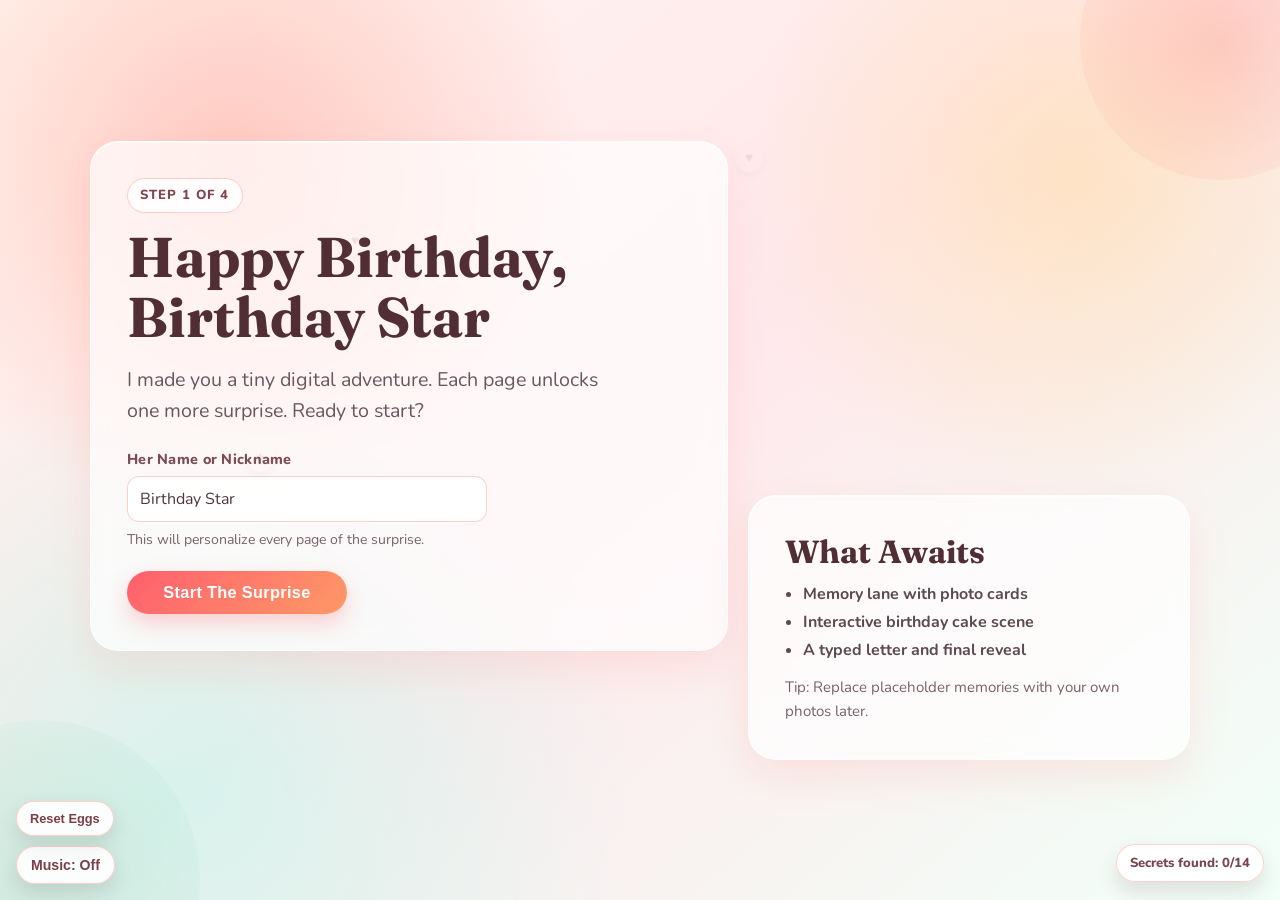
<file: index.html>
<!DOCTYPE html>
<html lang="en">
<head>
  <meta charset="UTF-8">
  <meta name="viewport" content="width=device-width, initial-scale=1.0">
  <title>Birthday Surprise</title>
  <link rel="stylesheet" href="styles/base.css">
  <link rel="stylesheet" href="styles/index.css">
</head>
<body>
  <main class="page-shell hero-layout">
    <section class="glass-card hero-card">
      <p class="step-tag">Step 1 of 4</p>
      <h1>Happy Birthday, <span id="recipientHeading">My Favorite Human</span></h1>
      <p class="hero-subtext">
        I made you a tiny digital adventure. Each page unlocks one more surprise.
        Ready to start?
      </p>
      <div class="name-capture">
        <label for="recipientName">Her Name or Nickname</label>
        <input
          id="recipientName"
          class="name-input"
          type="text"
          maxlength="36"
          autocomplete="name"
          placeholder="Type her name here"
        >
        <p class="name-help">This will personalize every page of the surprise.</p>
      </div>
      <button id="startSurprise" class="btn">Start The Surprise</button>
    </section>

    <aside class="glass-card info-card">
      <h2>What Awaits</h2>
      <ul class="feature-list">
        <li>Memory lane with photo cards</li>
        <li>Interactive birthday cake scene</li>
        <li>A typed letter and final reveal</li>
      </ul>
      <p class="small-note">Tip: Replace placeholder memories with your own photos later.</p>
    </aside>
  </main>

  <script src="scripts/common.js"></script>
  <script src="scripts/index.js"></script>
</body>
</html>
</file>
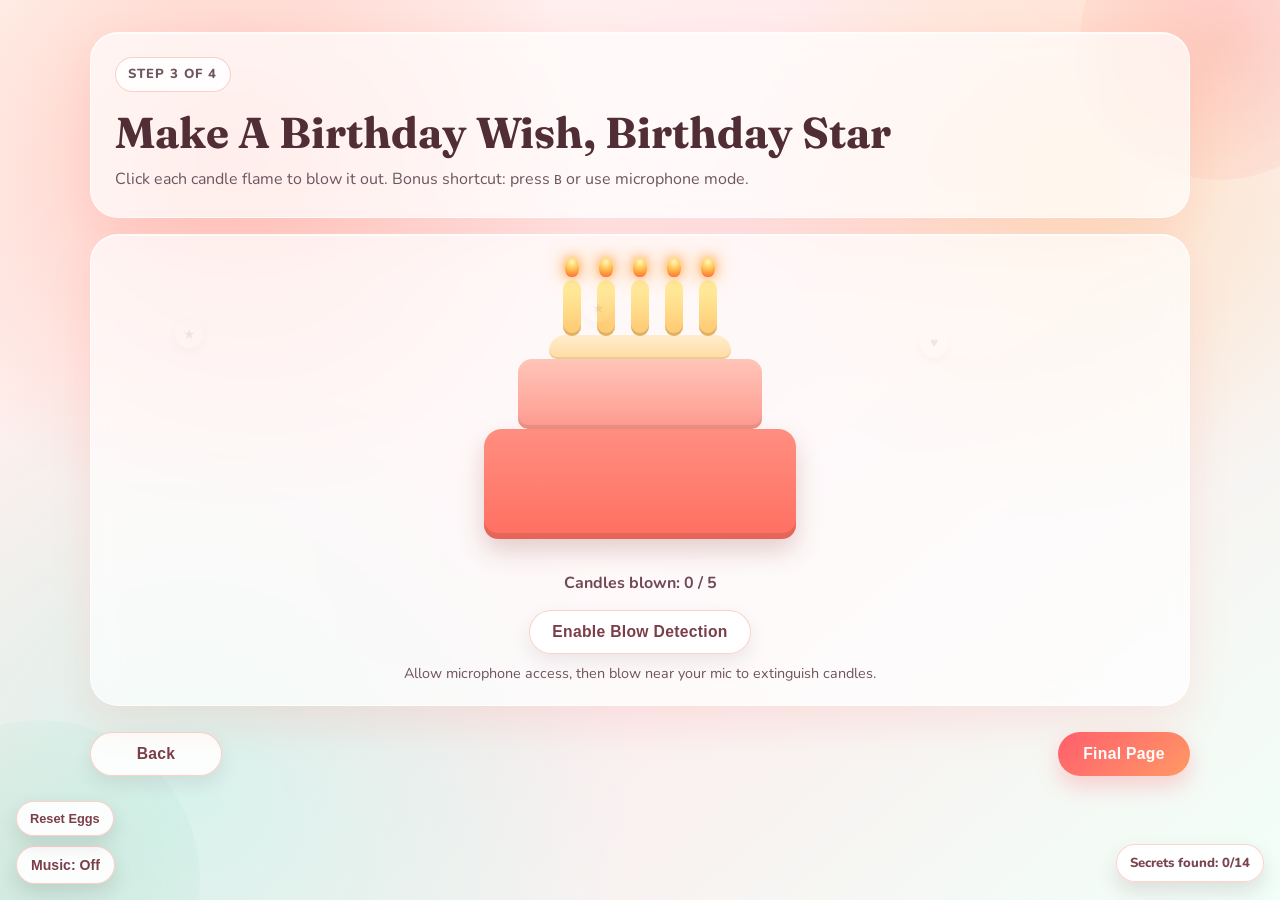
<file: cake.html>
<!DOCTYPE html>
<html lang="en">
<head>
  <meta charset="UTF-8">
  <meta name="viewport" content="width=device-width, initial-scale=1.0">
  <title>Birthday Cake</title>
  <link rel="stylesheet" href="styles/base.css">
  <link rel="stylesheet" href="styles/cake.css">
</head>
<body>
  <main class="page-shell">
    <section class="glass-card cake-header">
      <p class="step-tag">Step 3 of 4</p>
      <h1 id="cakeHeading">Make A Birthday Wish</h1>
      <p>Click each candle flame to blow it out. Bonus shortcut: press <code>B</code> or use microphone mode.</p>
    </section>

    <section class="glass-card cake-stage">
      <div class="cake-wrap">
        <div class="candle-row">
          <button class="candle" aria-label="Candle 1">
            <span class="flame"></span>
            <span class="smoke"></span>
          </button>
          <button class="candle" aria-label="Candle 2">
            <span class="flame"></span>
            <span class="smoke"></span>
          </button>
          <button class="candle" aria-label="Candle 3">
            <span class="flame"></span>
            <span class="smoke"></span>
          </button>
          <button class="candle" aria-label="Candle 4">
            <span class="flame"></span>
            <span class="smoke"></span>
          </button>
          <button class="candle" aria-label="Candle 5">
            <span class="flame"></span>
            <span class="smoke"></span>
          </button>
        </div>
        <div class="cake-top"></div>
        <div class="cake-layer"></div>
        <div class="cake-base"></div>
      </div>
      <p id="cakeHint" class="cake-hint">Candles blown: 0 / 5</p>
      <div class="mic-controls">
        <button id="toggleMic" class="btn secondary" type="button">Enable Blow Detection</button>
        <p id="micStatus" class="mic-status">Allow microphone access, then blow near your mic to extinguish candles.</p>
      </div>
    </section>

    <section class="link-row">
      <button id="backMemories" class="btn secondary">Back</button>
      <button id="nextLetter" class="btn">Final Page</button>
    </section>
  </main>

  <div id="wishModal" class="wish-modal" role="dialog" aria-modal="true" aria-hidden="true">
    <div class="wish-card">
      <h2>Wish Unlocked</h2>
      <p id="wishText">May this year bring you loud laughter, calm days, and everything you secretly wished for.</p>
      <button id="closeWish" class="btn">Continue</button>
    </div>
  </div>

  <script src="scripts/common.js"></script>
  <script src="scripts/cake.js"></script>
</body>
</html>
</file>
<file: styles/base.css>
@import url("https://fonts.googleapis.com/css2?family=Fraunces:opsz,wght@9..144,600;9..144,700&family=Nunito:wght@400;600;700;800&display=swap");

:root {
  --ink: #38282d;
  --muted: #6d5660;
  --panel: rgba(255, 255, 255, 0.68);
  --edge: rgba(255, 255, 255, 0.7);
  --accent: #ff5f6d;
  --accent-strong: #ff6f61;
  --accent-soft: #ff9966;
  --mint: #d9fff1;
  --lavender: #f2ebff;
  --radius-xl: 28px;
}

* {
  box-sizing: border-box;
}

html,
body {
  margin: 0;
  padding: 0;
}

body {
  min-height: 100vh;
  font-family: "Nunito", Arial, sans-serif;
  color: var(--ink);
  background:
    radial-gradient(circle at 18% 18%, rgba(255, 154, 139, 0.45), transparent 28%),
    radial-gradient(circle at 84% 20%, rgba(255, 220, 164, 0.55), transparent 26%),
    radial-gradient(circle at 15% 88%, rgba(168, 255, 236, 0.45), transparent 33%),
    linear-gradient(140deg, #fff5ee 0%, #ffe8ec 48%, #f1fff8 100%);
  overflow-x: hidden;
  position: relative;
}

body::before,
body::after {
  content: "";
  position: fixed;
  pointer-events: none;
  z-index: 0;
  border-radius: 50%;
}

body::before {
  width: 280px;
  height: 280px;
  top: -100px;
  right: -80px;
  background: radial-gradient(circle, rgba(255, 110, 97, 0.24), rgba(255, 110, 97, 0));
}

body::after {
  width: 320px;
  height: 320px;
  left: -120px;
  bottom: -140px;
  background: radial-gradient(circle, rgba(154, 226, 197, 0.35), rgba(154, 226, 197, 0));
}

.page-shell {
  width: min(1100px, 92vw);
  margin: 0 auto;
  padding: 32px 0 60px;
  position: relative;
  z-index: 3;
}

.glass-card {
  border-radius: var(--radius-xl);
  border: 1px solid var(--edge);
  background: var(--panel);
  backdrop-filter: blur(12px);
  box-shadow:
    0 16px 40px rgba(255, 111, 97, 0.14),
    inset 0 1px 0 rgba(255, 255, 255, 0.75);
}

h1,
h2,
h3 {
  margin: 0;
  font-family: "Fraunces", Georgia, serif;
  color: #512d35;
}

p {
  margin: 0;
  line-height: 1.6;
}

.step-tag {
  display: inline-block;
  margin-bottom: 14px;
  padding: 6px 12px;
  border-radius: 999px;
  font-size: 0.82rem;
  font-weight: 800;
  text-transform: uppercase;
  letter-spacing: 0.08em;
  color: #7f4450;
  background: rgba(255, 255, 255, 0.86);
  border: 1px solid rgba(255, 133, 122, 0.4);
}

.btn {
  border: none;
  border-radius: 999px;
  padding: 12px 22px;
  font-size: 0.98rem;
  font-weight: 800;
  letter-spacing: 0.02em;
  color: #fff;
  background: linear-gradient(135deg, var(--accent), var(--accent-soft));
  box-shadow: 0 10px 22px rgba(255, 96, 109, 0.28);
  cursor: pointer;
  transition: transform 180ms ease, box-shadow 180ms ease, filter 180ms ease;
}

.btn:hover {
  transform: translateY(-2px);
  box-shadow: 0 14px 26px rgba(255, 96, 109, 0.36);
  filter: saturate(1.05);
}

.btn:active {
  transform: translateY(0);
}

.btn:focus-visible {
  outline: 3px solid rgba(255, 110, 97, 0.35);
  outline-offset: 2px;
}

.btn.secondary {
  color: #7b3e4a;
  background: rgba(255, 255, 255, 0.9);
  border: 1px solid rgba(255, 120, 103, 0.35);
  box-shadow: 0 8px 18px rgba(93, 57, 66, 0.1);
}

.btn.secondary:hover {
  box-shadow: 0 10px 20px rgba(93, 57, 66, 0.14);
}

.btn.hidden {
  display: none;
}

.link-row {
  display: flex;
  justify-content: space-between;
  gap: 12px;
  margin-top: 26px;
}

.link-row .btn {
  min-width: 132px;
}

.music-toggle {
  position: fixed;
  left: 16px;
  bottom: 16px;
  z-index: 40;
  border: 1px solid rgba(255, 120, 103, 0.35);
  border-radius: 999px;
  padding: 10px 14px;
  font-size: 0.88rem;
  font-weight: 800;
  color: #7b3e4a;
  background: rgba(255, 255, 255, 0.92);
  box-shadow: 0 8px 18px rgba(93, 57, 66, 0.14);
  cursor: pointer;
  transition: transform 160ms ease, box-shadow 160ms ease, background 160ms ease, color 160ms ease;
}

.music-toggle:hover:not(:disabled) {
  transform: translateY(-2px);
  box-shadow: 0 10px 22px rgba(93, 57, 66, 0.2);
}

.music-toggle.is-on {
  color: #fff;
  background: linear-gradient(135deg, var(--accent), var(--accent-soft));
  border-color: transparent;
}

.music-toggle:disabled {
  opacity: 0.65;
  cursor: not-allowed;
}

.egg-reset-toggle {
  position: fixed;
  left: 16px;
  bottom: 64px;
  z-index: 40;
  border: 1px solid rgba(255, 120, 103, 0.35);
  border-radius: 999px;
  padding: 9px 13px;
  font-size: 0.8rem;
  font-weight: 800;
  color: #7b3e4a;
  background: rgba(255, 255, 255, 0.92);
  box-shadow: 0 8px 18px rgba(93, 57, 66, 0.14);
  cursor: pointer;
  transition: transform 160ms ease, box-shadow 160ms ease;
}

.egg-reset-toggle:hover {
  transform: translateY(-2px);
  box-shadow: 0 10px 22px rgba(93, 57, 66, 0.2);
}

.egg-reset-toggle:focus-visible {
  outline: 3px solid rgba(255, 110, 97, 0.35);
  outline-offset: 2px;
}

.egg-layer {
  position: fixed;
  inset: 0;
  z-index: 34;
  pointer-events: none;
}

.egg-counter {
  position: fixed;
  right: 16px;
  bottom: 18px;
  z-index: 41;
  border-radius: 999px;
  padding: 9px 13px;
  font-size: 0.82rem;
  font-weight: 800;
  color: #7a4450;
  background: rgba(255, 255, 255, 0.9);
  border: 1px solid rgba(255, 126, 109, 0.35);
  box-shadow: 0 10px 20px rgba(84, 52, 61, 0.14);
}

.egg-counter.is-complete {
  color: #fff;
  background: linear-gradient(135deg, #ff7f66, #ffbe74);
  border-color: transparent;
}

.easter-egg {
  position: absolute;
  width: 34px;
  height: 34px;
  border: none;
  border-radius: 50%;
  display: grid;
  place-items: center;
  font-size: 1rem;
  color: rgba(106, 70, 79, 0.34);
  background: rgba(255, 255, 255, 0.08);
  box-shadow: 0 4px 12px rgba(70, 38, 44, 0.12);
  transform: scale(0.85);
  opacity: 0.28;
  cursor: pointer;
  pointer-events: auto;
  transition: transform 180ms ease, opacity 180ms ease, color 180ms ease, background 180ms ease;
}

.easter-egg:hover,
.easter-egg:focus-visible {
  opacity: 0.88;
  transform: scale(1);
  color: #78414d;
  background: rgba(255, 255, 255, 0.72);
  outline: none;
}

.easter-egg.found {
  opacity: 1;
  color: #fff;
  background: linear-gradient(135deg, #ff7f66, #ffbf76);
}

.egg-toast {
  position: fixed;
  right: 16px;
  top: 16px;
  max-width: min(360px, 90vw);
  z-index: 45;
  border-radius: 14px;
  padding: 11px 14px;
  font-size: 0.92rem;
  color: #6a3f49;
  background: rgba(255, 255, 255, 0.94);
  border: 1px solid rgba(255, 130, 112, 0.35);
  box-shadow: 0 10px 24px rgba(88, 52, 61, 0.2);
  opacity: 0;
  transform: translateY(-10px);
  pointer-events: none;
  transition: opacity 160ms ease, transform 160ms ease;
  display: grid;
  gap: 3px;
}

.egg-toast.show {
  opacity: 1;
  transform: translateY(0);
  animation: egg-toast-pop 260ms ease-out;
}

.egg-toast-title {
  font-weight: 900;
  letter-spacing: 0.02em;
  color: #7a3f4b;
}

.egg-toast-body {
  font-weight: 700;
  color: #6a5159;
}

@keyframes egg-toast-pop {
  0% {
    transform: translateY(-8px) scale(0.98);
  }
  100% {
    transform: translateY(0) scale(1);
  }
}

.floating-layer {
  position: fixed;
  inset: 0;
  z-index: 1;
  pointer-events: none;
  overflow: hidden;
}

.float-item {
  position: absolute;
  bottom: -12vh;
  color: var(--float-color, var(--accent-strong));
  opacity: 0.3;
  font-size: var(--float-size, 24px);
  animation: drift-up var(--float-duration, 18s) linear infinite;
  transform: translateZ(0);
}

@keyframes drift-up {
  0% {
    transform: translate3d(0, 0, 0) rotate(0deg);
    opacity: 0;
  }
  10% {
    opacity: 0.58;
  }
  100% {
    transform: translate3d(var(--float-x, 20px), -120vh, 0) rotate(var(--float-rot, 160deg));
    opacity: 0;
  }
}

.confetti-burst {
  position: fixed;
  left: 50%;
  top: 50%;
  width: 10px;
  height: 16px;
  border-radius: 2px;
  pointer-events: none;
  z-index: 25;
  animation: confetti-burst 900ms cubic-bezier(0.17, 0.67, 0.34, 1) forwards;
}

@keyframes confetti-burst {
  from {
    transform: translate(-50%, -50%) translateY(0) rotate(0deg) scale(1);
    opacity: 1;
  }
  to {
    transform: translate(calc(-50% + var(--burst-x)), calc(-50% + var(--burst-y))) rotate(var(--burst-r)) scale(0.2);
    opacity: 0;
  }
}

@media (max-width: 760px) {
  .page-shell {
    width: min(720px, 94vw);
    padding: 20px 0 34px;
  }

  .link-row {
    flex-direction: column;
  }

  .link-row .btn {
    width: 100%;
  }

  .music-toggle {
    left: 12px;
    bottom: 12px;
    font-size: 0.82rem;
    padding: 9px 12px;
  }

  .egg-reset-toggle {
    left: 12px;
    bottom: 56px;
    font-size: 0.76rem;
    padding: 8px 11px;
  }

  .egg-toast {
    left: 12px;
    right: 12px;
    top: 12px;
    max-width: none;
  }

  .egg-counter {
    right: 12px;
    bottom: 60px;
  }
}
</file>
<file: styles/index.css>
.hero-layout {
  min-height: calc(100vh - 80px);
  display: grid;
  grid-template-columns: 1.3fr 0.9fr;
  gap: 20px;
  align-items: center;
}

.hero-card,
.info-card {
  padding: clamp(22px, 4vw, 36px);
}

.hero-card h1 {
  font-size: clamp(2rem, 5vw, 3.5rem);
  line-height: 1.08;
  margin-bottom: 16px;
  text-wrap: balance;
}

.hero-subtext {
  font-size: clamp(1.02rem, 2vw, 1.23rem);
  color: var(--muted);
  margin-bottom: 22px;
  max-width: 40ch;
}

.hero-card .btn {
  min-width: 220px;
  font-size: 1.02rem;
}

.name-capture {
  margin: 0 0 20px;
  max-width: 360px;
}

.name-capture label {
  display: block;
  margin-bottom: 7px;
  font-size: 0.9rem;
  font-weight: 800;
  color: #7c4b56;
  letter-spacing: 0.02em;
}

.name-input {
  width: 100%;
  border: 1px solid rgba(255, 120, 103, 0.35);
  border-radius: 12px;
  padding: 11px 12px;
  font: inherit;
  color: #4f3640;
  background: rgba(255, 255, 255, 0.88);
  box-shadow: inset 0 1px 0 rgba(255, 255, 255, 0.75);
}

.name-input:focus {
  outline: 3px solid rgba(255, 111, 97, 0.22);
  outline-offset: 1px;
}

.name-help {
  margin-top: 7px;
  color: #7a626a;
  font-size: 0.88rem;
}

.info-card {
  align-self: end;
}

.info-card h2 {
  font-size: clamp(1.35rem, 3vw, 2rem);
  margin-bottom: 12px;
}

.feature-list {
  margin: 0 0 14px;
  padding-left: 18px;
  color: #5c4a50;
}

.feature-list li {
  margin: 6px 0;
  font-weight: 700;
}

.small-note {
  color: #7a626a;
  font-size: 0.94rem;
}

@media (max-width: 900px) {
  .hero-layout {
    grid-template-columns: 1fr;
    min-height: auto;
    padding-top: 20px;
  }

  .info-card {
    align-self: stretch;
  }
}
</file>
<file: styles/cake.css>
.cake-header {
  padding: 24px;
  margin-bottom: 16px;
}

.cake-header h1 {
  font-size: clamp(1.8rem, 4vw, 2.7rem);
  margin-bottom: 8px;
}

.cake-header p {
  color: var(--muted);
}

.cake-stage {
  min-height: 420px;
  padding: 24px 20px 20px;
  display: grid;
  place-items: center;
}

.cake-wrap {
  position: relative;
  width: min(380px, 92%);
  margin: 76px auto 16px;
}

.cake-top {
  width: 48%;
  height: 24px;
  margin: 0 auto;
  background: linear-gradient(180deg, #ffeccf, #ffdca1);
  border-radius: 16px 16px 8px 8px;
  box-shadow: inset 0 -2px 0 rgba(0, 0, 0, 0.08);
}

.cake-layer {
  width: 64%;
  height: 70px;
  margin: 0 auto;
  background: linear-gradient(180deg, #ffc5b8, #ff9a8f);
  border-radius: 14px 14px 10px 10px;
  box-shadow: inset 0 -4px 0 rgba(0, 0, 0, 0.08);
}

.cake-base {
  width: 82%;
  height: 110px;
  margin: 0 auto;
  background: linear-gradient(180deg, #ff8e80, #ff6f61);
  border-radius: 18px 18px 14px 14px;
  box-shadow:
    inset 0 -6px 0 rgba(0, 0, 0, 0.1),
    0 12px 24px rgba(150, 78, 66, 0.25);
}

.candle-row {
  position: absolute;
  top: -55px;
  left: 50%;
  transform: translateX(-50%);
  display: flex;
  gap: 16px;
}

.candle {
  width: 18px;
  height: 56px;
  border: none;
  border-radius: 10px;
  background: linear-gradient(180deg, #fff2a6, #ffc76f);
  position: relative;
  cursor: pointer;
  box-shadow: inset 0 -3px 0 rgba(0, 0, 0, 0.12);
}

.flame {
  position: absolute;
  top: -23px;
  left: 50%;
  transform: translateX(-50%);
  width: 14px;
  height: 20px;
  border-radius: 50% 50% 40% 40%;
  background: radial-gradient(circle at 50% 24%, #fff7bc, #ffc24f 45%, #ff7c37 86%);
  box-shadow: 0 0 12px #ff9f3f, 0 0 24px rgba(255, 178, 88, 0.8);
  animation: flame-flicker 450ms alternate infinite ease-in-out;
}

.smoke {
  position: absolute;
  top: -25px;
  left: 50%;
  transform: translateX(-50%);
  width: 10px;
  height: 0;
  border-radius: 50%;
  background: rgba(188, 188, 188, 0.6);
  opacity: 0;
}

.candle.blown .flame {
  opacity: 0;
  animation: none;
}

.candle.blown .smoke {
  height: 28px;
  opacity: 0.7;
  animation: smoke-rise 900ms ease-out forwards;
}

.cake-hint {
  margin-top: 16px;
  font-weight: 700;
  color: #704956;
}

.mic-controls {
  margin-top: 14px;
  text-align: center;
}

.mic-status {
  margin-top: 8px;
  font-size: 0.9rem;
  color: #6f545d;
}

#toggleMic.is-live {
  color: #fff;
  background: linear-gradient(135deg, #ff7f66, #ffbe74);
  border: none;
}

.spark {
  position: fixed;
  width: 6px;
  height: 6px;
  border-radius: 50%;
  background: #ffd86d;
  box-shadow: 0 0 8px rgba(255, 216, 109, 0.9);
  pointer-events: none;
  animation: spark-jump 450ms ease-out forwards;
  z-index: 14;
}

.wish-modal {
  position: fixed;
  inset: 0;
  background: rgba(48, 31, 37, 0.45);
  display: grid;
  place-items: center;
  padding: 16px;
  opacity: 0;
  pointer-events: none;
  transition: opacity 180ms ease;
  z-index: 30;
}

.wish-modal.show {
  opacity: 1;
  pointer-events: auto;
}

.wish-card {
  width: min(480px, 94vw);
  padding: 24px;
  border-radius: 20px;
  text-align: center;
  background: #fffaf2;
  box-shadow: 0 14px 34px rgba(66, 37, 40, 0.25);
}

.wish-card h2 {
  margin-bottom: 8px;
}

.wish-card p {
  margin-bottom: 18px;
}

@keyframes flame-flicker {
  from {
    transform: translateX(-50%) scale(1);
  }
  to {
    transform: translateX(-50%) scale(1.14);
  }
}

@keyframes smoke-rise {
  from {
    transform: translateX(-50%) translateY(0) scale(1);
    opacity: 0.65;
  }
  to {
    transform: translateX(-50%) translateY(-30px) scale(1.5);
    opacity: 0;
  }
}

@keyframes spark-jump {
  from {
    transform: translateY(0) scale(1);
    opacity: 1;
  }
  to {
    transform: translate(var(--spark-x), var(--spark-y)) scale(0.2);
    opacity: 0;
  }
}

@media (max-width: 760px) {
  .cake-stage {
    min-height: 360px;
  }

  .cake-wrap {
    margin: 62px auto 14px;
  }

  .candle-row {
    gap: 12px;
    top: -50px;
  }

  .candle {
    width: 15px;
    height: 52px;
  }
}
</file>
